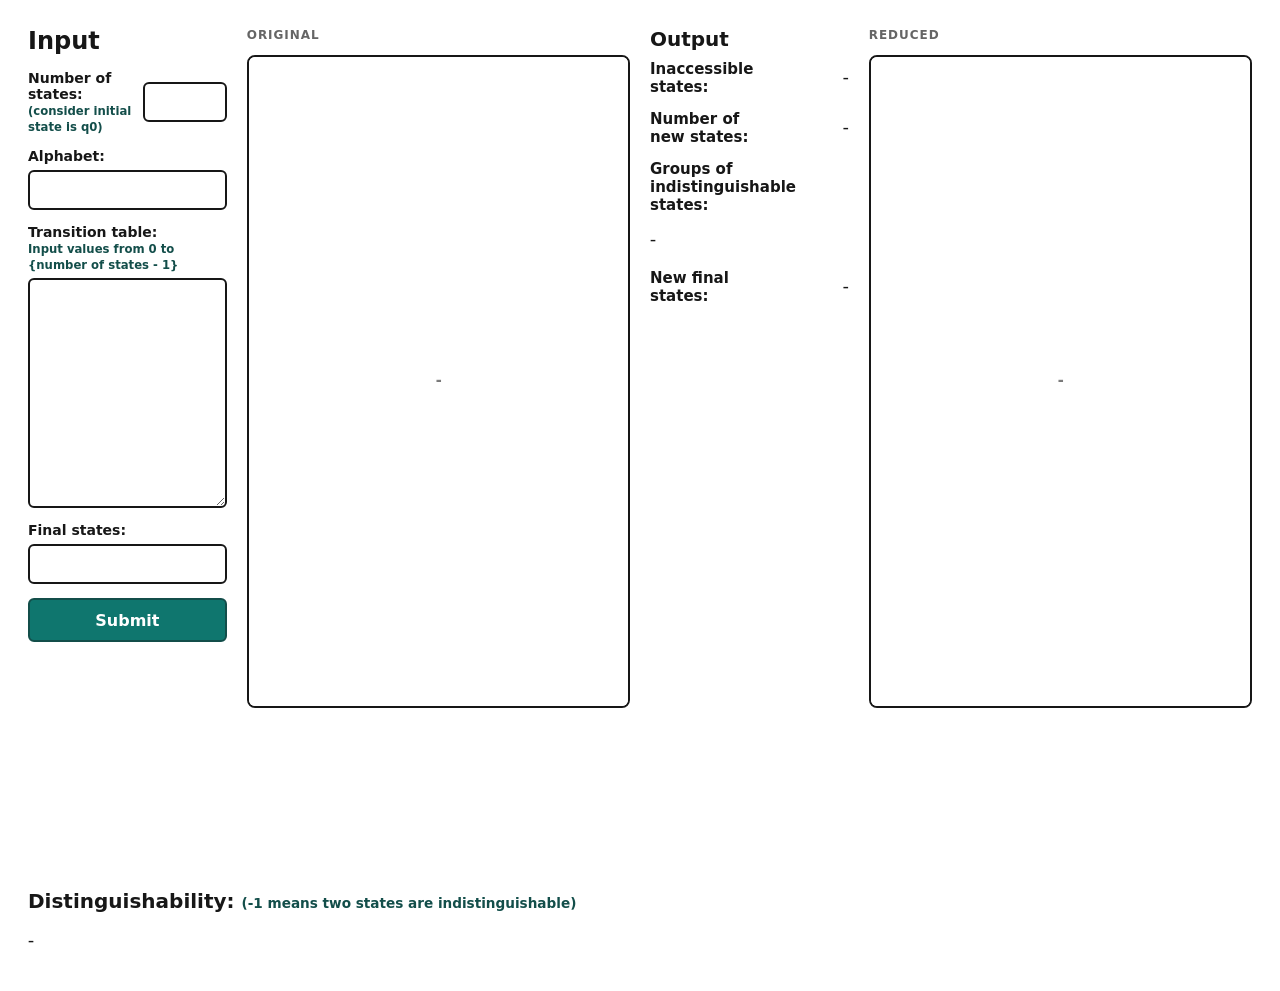
<file: index.html>
<!doctype html>
<html lang="en">
<head>
  <meta charset="UTF-8" />
  <meta name="viewport" content="width=device-width, initial-scale=1.0" />
  <title>DFA Reduction</title>
  <link rel="stylesheet" href="styles/styles.css" />
</head>
<body>
  <main class="board">
    <section class="input-panel panel" aria-labelledby="inputTitle">
      <div class="panel-heading">
        <h1 id="inputTitle">Input</h1>
      </div>

      <form id="dfaForm" class="dfa-form">
        <label class="field compact">
          <span>Number of states:<br /><small>(consider initial state is q0)</small></span>
          <input id="stateCount" name="stateCount" required />
        </label>

        <label class="field">
          <span>Alphabet:</span>
          <input id="alphabet" name="alphabet" type="text" required />
        </label>

        <label class="field">
          <span>Transition table:<br/><small>Input values from 0 to {number of states - 1}</small></span>
          <textarea id="transitionTable" name="transitionTable" spellcheck="false" required></textarea>
        </label>

        <label class="field">
          <span>Final states:</span>
          <input id="finalStates" name="finalStates" type="text" />
        </label>

        <button id="submitBtn" type="submit">Submit</button>
      </form>
    </section>

    <section class="graph-panel panel" aria-labelledby="originalTitle">
      <div class="panel-heading inline">
        <p class="eyebrow">Original</p>
      </div>
      <canvas id="originalCanvas" width="720" height="720"></canvas>
    </section>

    <section class="output-panel panel" aria-labelledby="outputTitle">
      <div class="panel-heading inline">
        <h2 id="outputTitle">Output</h2>
      </div>

      <div class="result-stack">
        <div class="result-row">
          <span>Inaccessible states:</span>
          <div id="inaccessibleStates" class="code-block empty">-</div>
        </div>
        <div class="result-row">
          <span>Number of new states:</span>
          <div id="newStateCount" class="code-block empty">-</div>
        </div>
        <div class="result-block">
          <span>Groups of indistinguishable states:</span>
          <div id="groupsList" class="code-block empty">Submit a DFA to see groups.</div>
        </div>
        <div class="result-row">
          <span>New final states:</span>
          <div id="newFinalStates" class="code-block empty">-</div>
        </div>
      </div>
    </section>

    <section class="graph-panel panel" aria-labelledby="reducedTitle">
      <div class="panel-heading inline">
        <p class="eyebrow">Reduced</p>
      </div>
      <canvas id="reducedCanvas" width="720" height="720"></canvas>
    </section>

    <section class="distinguishability-panel panel" aria-labelledby="distinguishabilityTitle">
      <div class="panel-heading inline">
        <h2 id="distinguishabilityTitle">Distinguishability: <small>(-1 means two states are indistinguishable)</small></h2>
      </div>
      <div id="distinguishabilityBoard" class="distinguishability-board empty">-</div>
    </section>
  </main>

  <script src="scripts/graph.js"></script>
  <script src="scripts/script.js"></script>
</body>
</html>
</file>
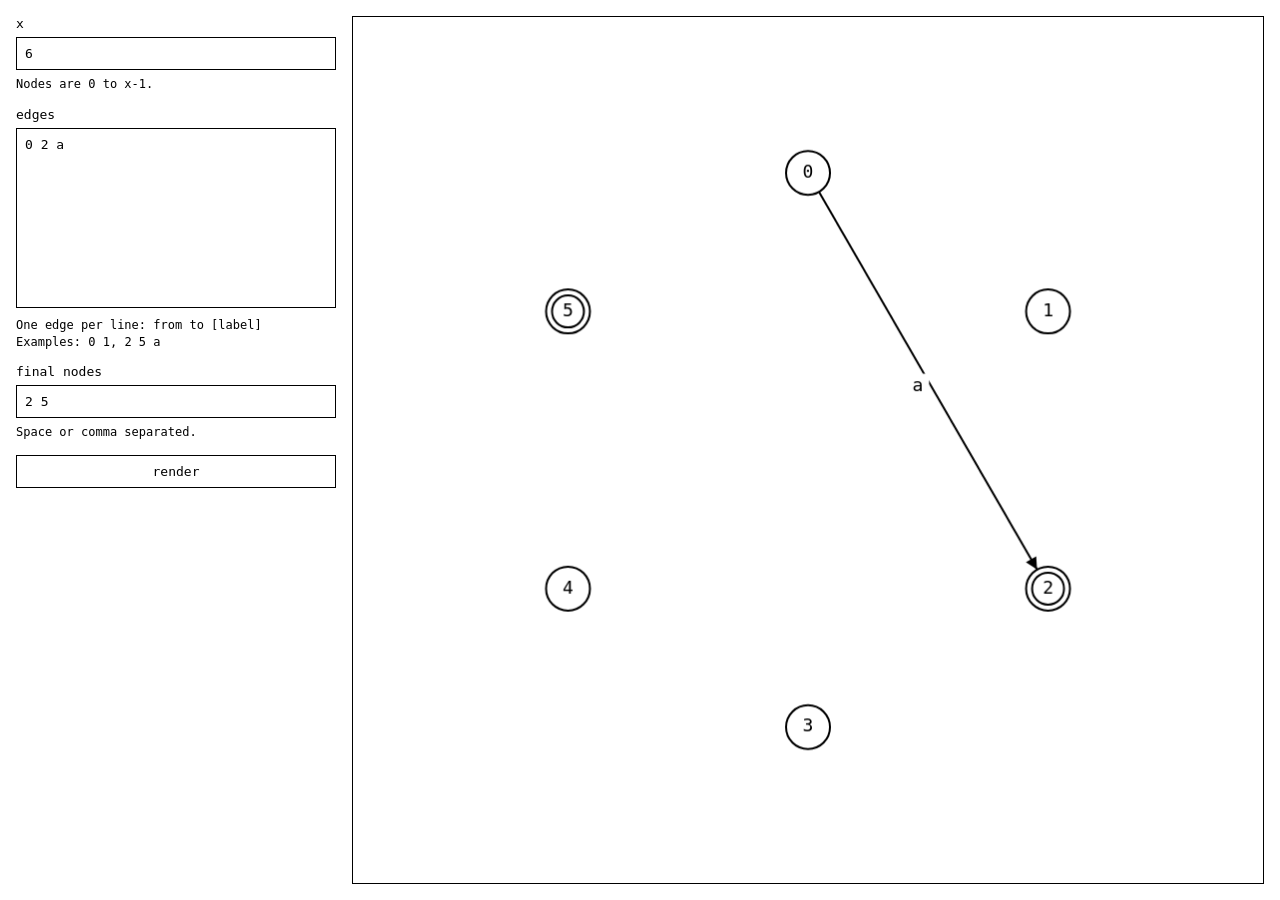
<file: frontend/index.html>
<!doctype html>
<html lang="en">
<head>
  <meta charset="UTF-8" />
  <meta name="viewport" content="width=device-width, initial-scale=1.0" />
  <title>Minimal Graph Editor</title>
  <link rel="stylesheet" href="styles.css" />
</head>
<body>
  <div class="app">
    <div class="panel">
      <div class="field">
        <label for="nodeCount">x</label>
        <input id="nodeCount" type="number" min="1" value="6" />
        <div class="hint">Nodes are 0 to x-1.</div>
      </div>

      <div class="field">
        <label for="edgesInput">edges</label>
        <textarea id="edgesInput">0 2 a</textarea>
        <div class="hint">
          One edge per line: <code>from to [label]</code><br />
          Examples: <code>0 1</code>, <code>2 5 a</code>
        </div>
      </div>

      <div class="field">
        <label for="finalNodesInput">final nodes</label>
        <input id="finalNodesInput" type="text" value="2 5" />
        <div class="hint">Space or comma separated.</div>
      </div>

      <button id="renderBtn" type="button">render</button>
    </div>

    <div class="canvas-wrap">
      <canvas id="graphCanvas" width="1000" height="700"></canvas>
    </div>
  </div>

  <script src="script.js"></script>
</body>
</html>
</file>
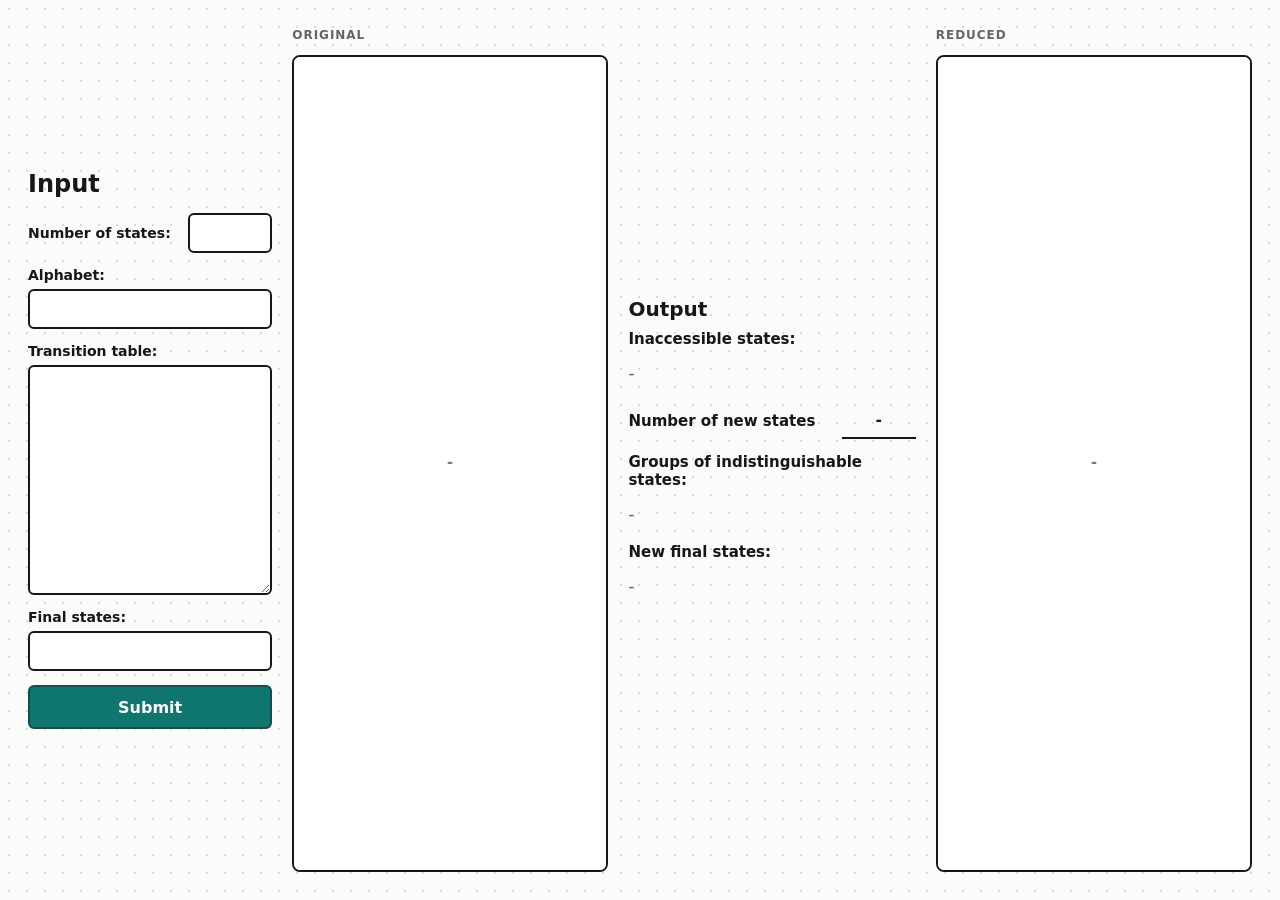
<file: ui/index.html>
<!doctype html>
<html lang="en">
<head>
  <meta charset="UTF-8" />
  <meta name="viewport" content="width=device-width, initial-scale=1.0" />
  <title>DFA Reduction</title>
  <link rel="stylesheet" href="styles.css" />
</head>
<body>
  <main class="board">
    <section class="input-panel panel" aria-labelledby="inputTitle">
      <div class="panel-heading">
        <h1 id="inputTitle">Input</h1>
      </div>

      <form id="dfaForm" class="dfa-form">
        <label class="field compact">
          <span>Number of states:</span>
          <input id="stateCount" name="stateCount" type="number" required />
        </label>

        <label class="field">
          <span>Alphabet:</span>
          <input id="alphabet" name="alphabet" type="text" required />
        </label>

        <label class="field">
          <span>Transition table:</span>
          <textarea id="transitionTable" name="transitionTable" spellcheck="false" required></textarea>
        </label>

        <label class="field">
          <span>Final states:</span>
          <input id="finalStates" name="finalStates" type="text" />
        </label>

        <button id="submitBtn" type="submit">Submit</button>
      </form>
    </section>

    <section class="graph-panel panel" aria-labelledby="originalTitle">
      <div class="panel-heading inline">
        <p class="eyebrow">Original</p>
      </div>
      <canvas id="originalCanvas" width="720" height="720"></canvas>
    </section>

    <section class="output-panel panel" aria-labelledby="outputTitle">
      <div class="panel-heading inline">
        <h2 id="outputTitle">Output</h2>
      </div>

      <div class="result-stack">
        <div class="result-block">
          <span>Inaccessible states:</span>
          <div id="inaccessibleStates" class="code-block empty">-</div>
        </div>
        <div class="result-row">
          <span>Number of new states</span>
          <strong id="newStateCount">-</strong>
        </div>
        <div class="result-block">
          <span>Groups of indistinguishable states:</span>
          <div id="groupsList" class="code-block empty">Submit a DFA to see groups.</div>
        </div>
        <div class="result-block">
          <span>New final states:</span>
          <div id="newFinalStates" class="code-block empty">-</div>
        </div>
      </div>
    </section>

    <section class="graph-panel panel" aria-labelledby="reducedTitle">
      <div class="panel-heading inline">
        <p class="eyebrow">Reduced</p>
      </div>
      <canvas id="reducedCanvas" width="720" height="720"></canvas>
    </section>
  </main>

  <script src="graph.js"></script>
  <script src="script.js"></script>
</body>
</html>
</file>
<file: styles/styles.css>
* {
  box-sizing: border-box;
}

:root {
  --ink: #171717;
  --muted: #656565;
  --line: #cfcfcf;
  --panel: rgba(255, 255, 255, 0.9);
  --accent: #0f766e;
  --accent-dark: #134e4a;
  --danger: #b42318;
}

body {
  margin: 0;
  min-height: 100vh;
  font-family: Inter, ui-sans-serif, system-ui, -apple-system, BlinkMacSystemFont, "Segoe UI", sans-serif;
  color: var(--ink);
  background: #fff;
}

.board {
  min-height: 100vh;
  display: grid;
  grid-template-columns: minmax(190px, 0.7fr) minmax(340px, 1.35fr) minmax(190px, 0.7fr) minmax(340px, 1.35fr);
  gap: 20px;
  padding: 28px;
  align-items: stretch;
}

.panel {
  min-width: 0;
}

.input-panel,
.output-panel {
  align-self: start;
}

.distinguishability-panel {
  grid-column: 1 / -1;
  min-width: 0;
  margin-top: 18vh;
}

.distinguishability-panel small {
  color: var(--accent-dark);
  font-size: 0.68em;
  font-weight: 700;
}

.panel-heading {
  margin-bottom: 16px;
}

.panel-heading.inline {
  display: flex;
  align-items: baseline;
  justify-content: space-between;
  gap: 12px;
  margin-bottom: 10px;
}

.eyebrow {
  margin: 0 0 3px;
  color: var(--muted);
  font-size: 12px;
  font-weight: 700;
  letter-spacing: 0.08em;
  text-transform: uppercase;
}

h1,
h2 {
  margin: 0;
  font-size: 24px;
  line-height: 1.1;
}

h2 {
  font-size: 20px;
}

.dfa-form,
.result-stack {
  display: flex;
  flex-direction: column;
  gap: 14px;
}

.field {
  display: grid;
  gap: 6px;
  font-size: 14px;
  font-weight: 700;
}

.field.compact {
  grid-template-columns: minmax(0, 1fr) 84px;
  align-items: center;
}

.field.compact span {
  grid-column: 1;
}

.field.compact input {
  grid-column: 2;
}

.field small {
  color: var(--accent-dark);
  font-weight: 700;
}

input,
textarea,
button,
.code-block {
  width: 100%;
  border: 2px solid var(--ink);
  border-radius: 6px;
  background: var(--panel);
  color: var(--ink);
  font: inherit;
}

input,
textarea {
  padding: 10px 11px;
}

textarea {
  min-height: 230px;
  resize: vertical;
  font-family: "Cascadia Mono", Consolas, monospace;
  line-height: 1.45;
}

button {
  min-height: 44px;
  padding: 10px 14px;
  border-color: var(--accent-dark);
  background: var(--accent);
  color: #fff;
  font-weight: 800;
  cursor: pointer;
}

button:disabled {
  cursor: wait;
  opacity: 0.68;
}

.graph-panel {
  display: flex;
  flex-direction: column;
  min-height: 680px;
}

canvas {
  display: block;
  width: 100%;
  flex: 1;
  min-height: 640px;
  border: 2px solid var(--ink);
  border-radius: 8px;
  background: rgba(255, 255, 255, 0.94);
}

.result-row,
.result-block {
  display: grid;
  gap: 7px;
  font-size: 15px;
  font-weight: 700;
}

.result-row {
  grid-template-columns: minmax(0, 1fr) auto;
  align-items: center;
}

.result-row .code-block {
  min-width: 74px;
  padding-top: 0;
  text-align: right;
}

.code-block {
  min-height: 0;
  padding: 4px 0 0;
  border: 0;
  border-radius: 0;
  background: transparent;
  white-space: pre-wrap;
  font-family: "Cambria Math", Cambria, Georgia, serif;
  font-size: 18px;
  font-weight: 500;
  line-height: 1.65;
}

.code-block.empty {
  color: var(--ink);
}

.math-state {
  font-style: italic;
}

.math-state sub {
  font-style: normal;
  font-size: 0.72em;
}

.math-set {
  white-space: normal;
}

.math-symbol {
  font-family: "Cambria Math", Cambria, Georgia, serif;
}

.distinguishability-board {
  display: grid;
  gap: 9px;
  overflow-x: auto;
  max-width: 100%;
  padding: 8px 0 12px;
}

.distinguishability-board.empty {
  display: block;
  font-family: "Cambria Math", Cambria, Georgia, serif;
  font-size: 18px;
  font-weight: 500;
}

.distinguishability-row {
  display: flex;
  gap: 12px;
  min-width: max-content;
}

.distinguishability-cell {
  display: grid;
  grid-template-columns: auto 22px;
  align-items: baseline;
  gap: 7px;
  min-width: 102px;
  padding: 5px 6px;
  border-bottom: 1px solid var(--line);
  font-family: "Cambria Math", Cambria, Georgia, serif;
  font-size: 18px;
  font-weight: 500;
  line-height: 1.35;
}

.distinguishability-pair {
  white-space: nowrap;
}

.distinguishability-value {
  font-family: "Cascadia Mono", Consolas, monospace;
  font-size: 15px;
  font-weight: 700;
  text-align: right;
}

.error-text {
  color: var(--danger);
}

@media (max-width: 1180px) {
  .board {
    grid-template-columns: minmax(210px, 0.75fr) minmax(360px, 1.35fr);
  }

  .output-panel {
    align-self: stretch;
  }
}

@media (max-width: 760px) {
  .board {
    grid-template-columns: 1fr;
    padding: 18px;
  }

  .graph-panel,
  canvas {
    min-height: 420px;
  }
}
</file>
<file: frontend/styles.css>
* {
  box-sizing: border-box;
}

body {
  margin: 0;
  font-family: monospace;
  background: #fff;
  color: #000;
}

.app {
  display: flex;
  gap: 16px;
  padding: 16px;
  height: 100vh;
}

.panel {
  width: 320px;
  display: flex;
  flex-direction: column;
  gap: 14px;
}

.field label {
  display: block;
  margin-bottom: 6px;
}

input,
textarea,
button {
  width: 100%;
  border: 1px solid #000;
  background: #fff;
  color: #000;
  font: inherit;
  padding: 8px;
}

textarea {
  resize: none;
  min-height: 180px;
}

button {
  cursor: pointer;
}

.hint {
  margin-top: 6px;
  font-size: 12px;
  line-height: 1.4;
}

.canvas-wrap {
  flex: 1;
  min-width: 0;
  display: flex;
}

canvas {
  width: 100%;
  height: 100%;
  border: 1px solid #000;
  display: block;
  background: #fff;
}
</file>
<file: ui/styles.css>
* {
  box-sizing: border-box;
}

:root {
  --ink: #171717;
  --muted: #656565;
  --line: #cfcfcf;
  --panel: rgba(255, 255, 255, 0.9);
  --accent: #0f766e;
  --accent-dark: #134e4a;
  --danger: #b42318;
}

body {
  margin: 0;
  min-height: 100vh;
  font-family: Inter, ui-sans-serif, system-ui, -apple-system, BlinkMacSystemFont, "Segoe UI", sans-serif;
  color: var(--ink);
  background-color: #fbfbfa;
  background-image: radial-gradient(#d9d9d6 1px, transparent 1px);
  background-size: 18px 18px;
}

.board {
  min-height: 100vh;
  display: grid;
  grid-template-columns: minmax(220px, 0.85fr) minmax(280px, 1.1fr) minmax(260px, 1fr) minmax(280px, 1.1fr);
  gap: 20px;
  padding: 28px;
  align-items: stretch;
}

.panel {
  min-width: 0;
}

.input-panel,
.output-panel {
  align-self: center;
}

.panel-heading {
  margin-bottom: 16px;
}

.panel-heading.inline {
  display: flex;
  align-items: baseline;
  justify-content: space-between;
  gap: 12px;
  margin-bottom: 10px;
}

.eyebrow {
  margin: 0 0 3px;
  color: var(--muted);
  font-size: 12px;
  font-weight: 700;
  letter-spacing: 0.08em;
  text-transform: uppercase;
}

h1,
h2 {
  margin: 0;
  font-size: 24px;
  line-height: 1.1;
}

h2 {
  font-size: 20px;
}

.dfa-form,
.result-stack {
  display: flex;
  flex-direction: column;
  gap: 14px;
}

.field {
  display: grid;
  gap: 6px;
  font-size: 14px;
  font-weight: 700;
}

.field.compact {
  grid-template-columns: minmax(0, 1fr) 84px;
  align-items: center;
}

.field.compact span {
  grid-column: 1;
}

.field.compact input {
  grid-column: 2;
}

input,
textarea,
button,
.code-block {
  width: 100%;
  border: 2px solid var(--ink);
  border-radius: 6px;
  background: var(--panel);
  color: var(--ink);
  font: inherit;
}

input,
textarea {
  padding: 10px 11px;
}

textarea {
  min-height: 230px;
  resize: vertical;
  font-family: "Cascadia Mono", Consolas, monospace;
  line-height: 1.45;
}

button {
  min-height: 44px;
  padding: 10px 14px;
  border-color: var(--accent-dark);
  background: var(--accent);
  color: #fff;
  font-weight: 800;
  cursor: pointer;
}

button:disabled {
  cursor: wait;
  opacity: 0.68;
}

.graph-panel {
  display: flex;
  flex-direction: column;
  min-height: 560px;
}

canvas {
  display: block;
  width: 100%;
  flex: 1;
  min-height: 520px;
  border: 2px solid var(--ink);
  border-radius: 8px;
  background: rgba(255, 255, 255, 0.94);
}

.result-row,
.result-block {
  display: grid;
  gap: 7px;
  font-size: 15px;
  font-weight: 700;
}

.result-row {
  grid-template-columns: minmax(0, 1fr) auto;
  align-items: center;
}

.result-row strong {
  min-width: 74px;
  padding: 8px 10px;
  border-bottom: 2px solid var(--ink);
  text-align: center;
  font-family: "Cascadia Mono", Consolas, monospace;
}

.code-block {
  min-height: 0;
  padding: 4px 0 0;
  border: 0;
  border-radius: 0;
  background: transparent;
  white-space: pre-wrap;
  font-family: "Cambria Math", Cambria, Georgia, serif;
  font-size: 18px;
  font-weight: 500;
  line-height: 1.65;
}

.code-block.empty {
  color: var(--muted);
}

.math-state {
  font-style: italic;
}

.math-state sub {
  font-style: normal;
  font-size: 0.72em;
}

.math-set {
  white-space: normal;
}

.math-symbol {
  font-family: "Cambria Math", Cambria, Georgia, serif;
}

.error-text {
  color: var(--danger);
}

@media (max-width: 1180px) {
  .board {
    grid-template-columns: minmax(230px, 0.9fr) minmax(320px, 1.2fr);
  }

  .output-panel {
    align-self: stretch;
  }
}

@media (max-width: 760px) {
  .board {
    grid-template-columns: 1fr;
    padding: 18px;
  }

  .graph-panel,
  canvas {
    min-height: 420px;
  }
}
</file>
